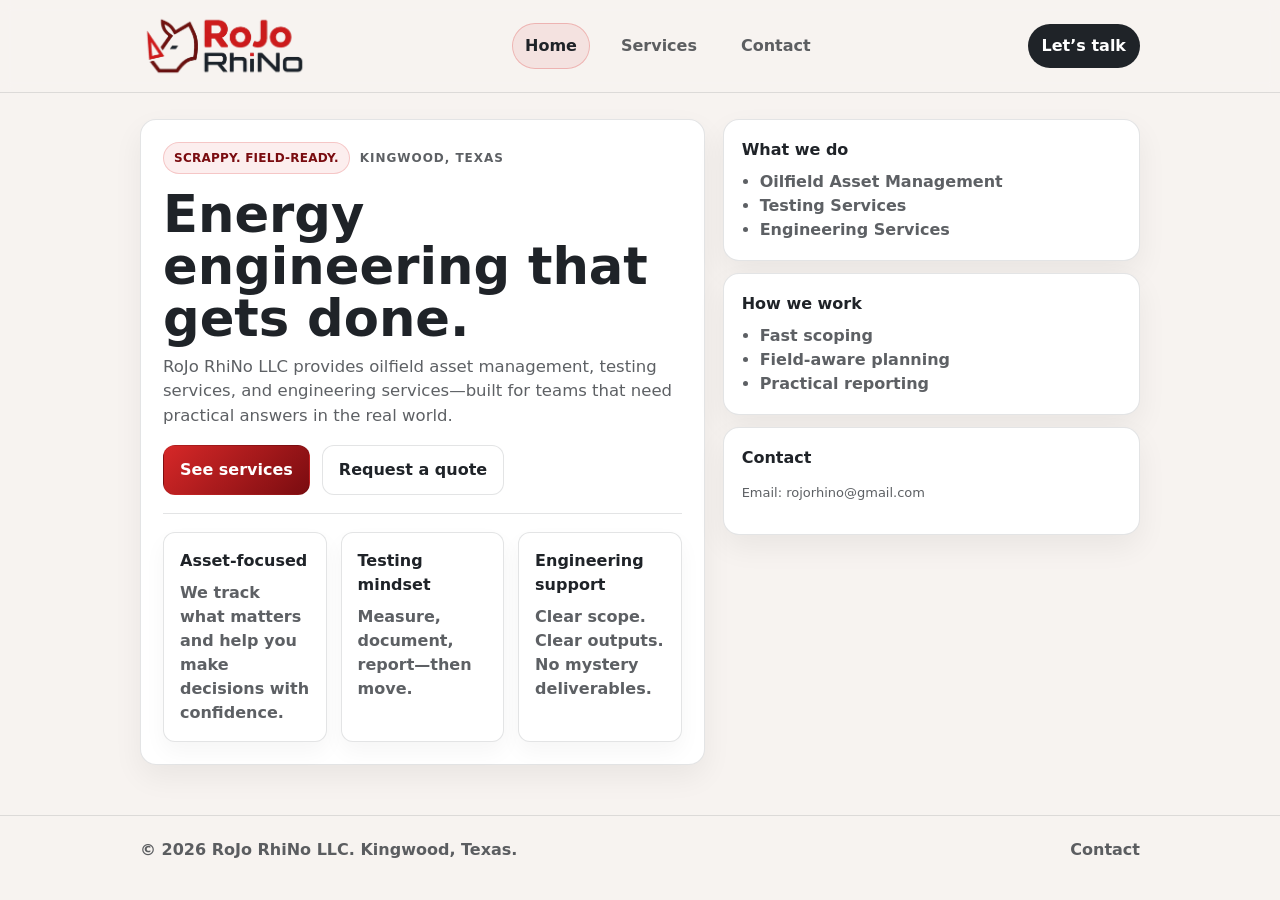
<file: index.html>
<!doctype html>
<html lang="en">
<head>
  <meta charset="utf-8" />
  <meta name="viewport" content="width=device-width, initial-scale=1" />
  <title>RoJo RhiNo LLC | Energy Services</title>
  <link rel="stylesheet" href="styles.css" />
</head>
<body>
  <header>
    <div class="container">
      <div class="navbar">
	<a class="brand" href="index.html" aria-label="RoJo RhiNo LLC Home">
	  <img src="RoJo_RhiNo_Logo.png" alt="RoJo RhiNo LLC" class="brand-logo" />
	</a>
<!--
        <a class="brand" href="index.html" aria-label="RoJo RhiNo LLC Home">
          <span class="logo-dot" aria-hidden="true"></span>
          <span>RoJo RhiNo LLC</span>
        </a>
-->
        <nav class="navlinks">
          <a href="index.html" class="active">Home</a>
          <a href="services.html">Services</a>
          <a href="contact.html">Contact</a>
        </nav>

        <a class="cta" href="contact.html">Let’s talk</a>
      </div>
    </div>
  </header>

  <main>
    <div class="container">
      <section class="hero">
        <div class="hero-card">
          <div class="kicker">
            <span class="pill">Scrappy. Field-ready.</span>
            <span>Kingwood, Texas</span>
          </div>

          <h1>Energy engineering that gets done.</h1>

          <p class="lead">
            RoJo RhiNo LLC provides oilfield asset management, testing services, and engineering services—built for teams
            that need practical answers in the real world.
          </p>

          <div class="btn-row">
            <a class="btn primary" href="services.html">See services</a>
            <a class="btn" href="contact.html">Request a quote</a>
          </div>

          <div class="hr"></div>

          <div class="grid-3">
            <div class="card">
              <h3>Asset-focused</h3>
              <p>We track what matters and help you make decisions with confidence.</p>
            </div>
            <div class="card">
              <h3>Testing mindset</h3>
              <p>Measure, document, report—then move.</p>
            </div>
            <div class="card">
              <h3>Engineering support</h3>
              <p>Clear scope. Clear outputs. No mystery deliverables.</p>
            </div>
          </div>
        </div>

        <aside class="aside">
          <div class="small-card">
            <h3>What we do</h3>
            <ul>
              <li>Oilfield Asset Management</li>
              <li>Testing Services</li>
              <li>Engineering Services</li>
            </ul>
          </div>

          <div class="small-card">
            <h3>How we work</h3>
            <ul>
              <li>Fast scoping</li>
              <li>Field-aware planning</li>
              <li>Practical reporting</li>
            </ul>
          </div>

          <div class="small-card">
            <h3>Contact</h3>
            <p class="notice">
              Email: <a href="mailto:rojorhino@gmail.com">rojorhino@gmail.com</a>
            </p>
          </div>
        </aside>
      </section>
    </div>
  </main>

  <footer>
    <div class="container">
      <div class="footer-row">
        <div>© <span id="year"></span> RoJo RhiNo LLC. Kingwood, Texas.</div>
        <div>
          <a href="contact.html">Contact</a>
        </div>
      </div>
    </div>
  </footer>

  <script>
    document.getElementById('year').textContent = new Date().getFullYear();
  </script>
</body>
</html>
</file>
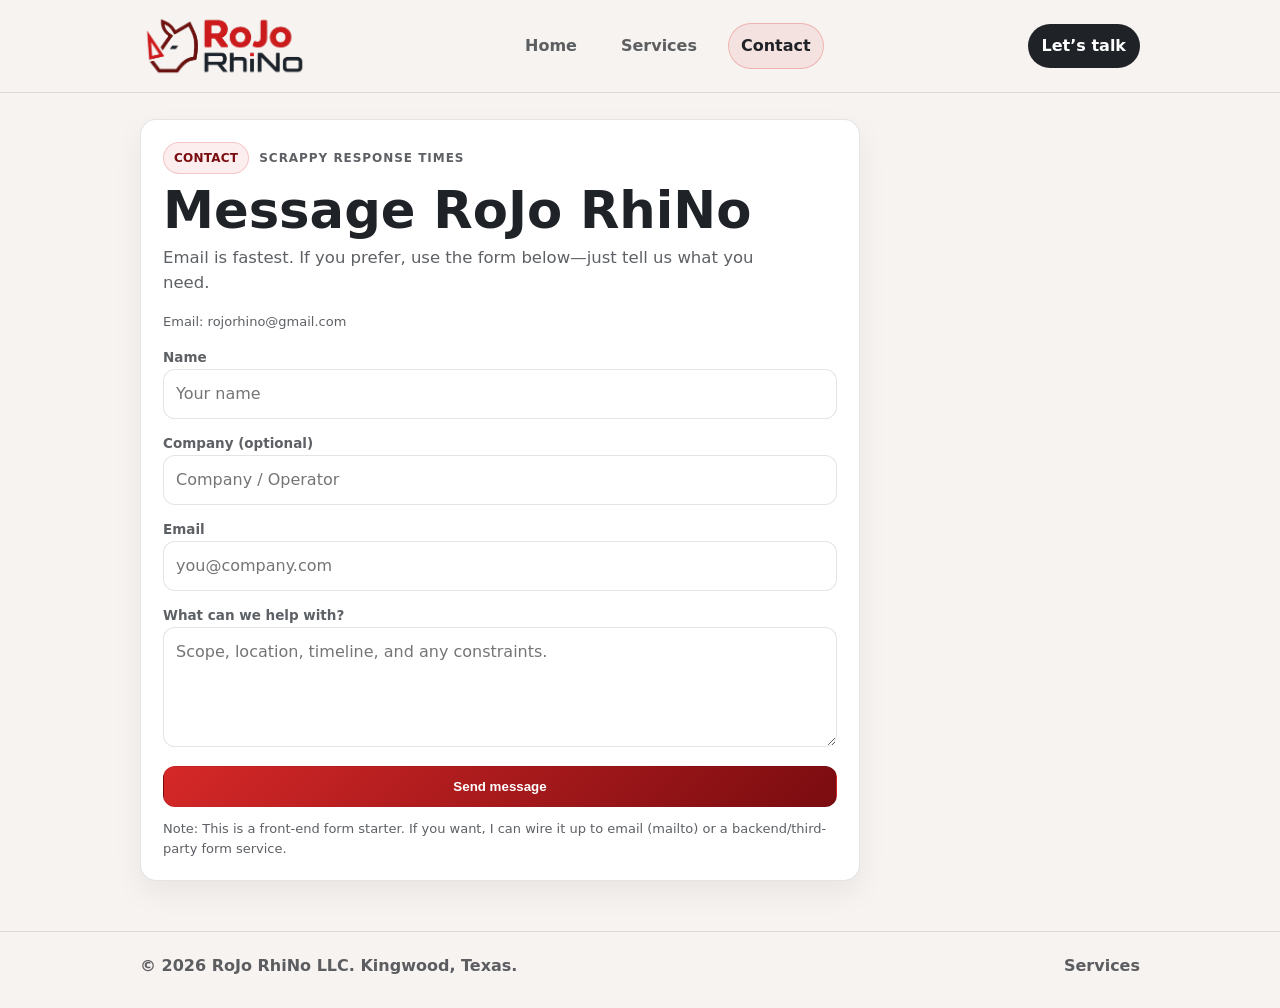
<file: contact.html>
<!doctype html>
<html lang="en">
<head>
  <meta charset="utf-8" />
  <meta name="viewport" content="width=device-width, initial-scale=1" />
  <title>Contact | RoJo RhiNo LLC</title>
  <link rel="stylesheet" href="styles.css" />
</head>
<body>
  <header>
    <div class="container">
      <div class="navbar">
	<a class="brand" href="index.html" aria-label="RoJo RhiNo LLC Home">
	  <img src="RoJo_RhiNo_Logo.png" alt="RoJo RhiNo LLC" class="brand-logo" />
	</a>
<!--
        <a class="brand" href="index.html" aria-label="RoJo RhiNo LLC Home">
          <span class="logo-dot" aria-hidden="true"></span>
          <span>RoJo RhiNo LLC</span>
        </a>
-->
        <nav class="navlinks">
          <a href="index.html">Home</a>
          <a href="services.html">Services</a>
          <a href="contact.html" class="active">Contact</a>
        </nav>

        <a class="cta" href="contact.html">Let’s talk</a>
      </div>
    </div>
  </header>

  <main>
    <div class="container">
      <div class="hero-card" style="max-width: 720px;">
        <div class="kicker">
          <span class="pill">Contact</span>
          <span>Scrappy response times</span>
        </div>

        <h1 style="margin-top:10px;">Message RoJo RhiNo</h1>
        <p class="lead">
          Email is fastest. If you prefer, use the form below—just tell us what you need.
        </p>

        <div class="notice" style="margin-bottom:14px;">
          Email: <a href="mailto:rojorhino@gmail.com">rojorhino@gmail.com</a>
        </div>

        <form action="#" method="post" onsubmit="return fakeSubmit(event)">
          <div>
            <label for="name">Name</label>
            <input id="name" name="name" type="text" required placeholder="Your name" />
          </div>

          <div>
            <label for="company">Company (optional)</label>
            <input id="company" name="company" type="text" placeholder="Company / Operator" />
          </div>

          <div>
            <label for="email">Email</label>
            <input id="email" name="email" type="email" required placeholder="you@company.com" />
          </div>

          <div>
            <label for="message">What can we help with?</label>
            <textarea id="message" name="message" required placeholder="Scope, location, timeline, and any constraints."></textarea>
          </div>

          <button class="btn primary" type="submit">Send message</button>

          <div class="notice">
            Note: This is a front-end form starter. If you want, I can wire it up to email (mailto) or a backend/third-party form service.
          </div>
        </form>
      </div>
    </div>
  </main>

  <footer>
    <div class="container">
      <div class="footer-row">
        <div>© <span id="year"></span> RoJo RhiNo LLC. Kingwood, Texas.</div>
        <div><a href="services.html">Services</a></div>
      </div>
    </div>
  </footer>

  <script>
    document.getElementById('year').textContent = new Date().getFullYear();

    function fakeSubmit(e){
      e.preventDefault();
      alert("Thanks! For now, please email rojorhino@gmail.com (or tell me how you want the form connected and I’ll wire it up).");
      return false;
    }
  </script>
</body>
</html>
</file>
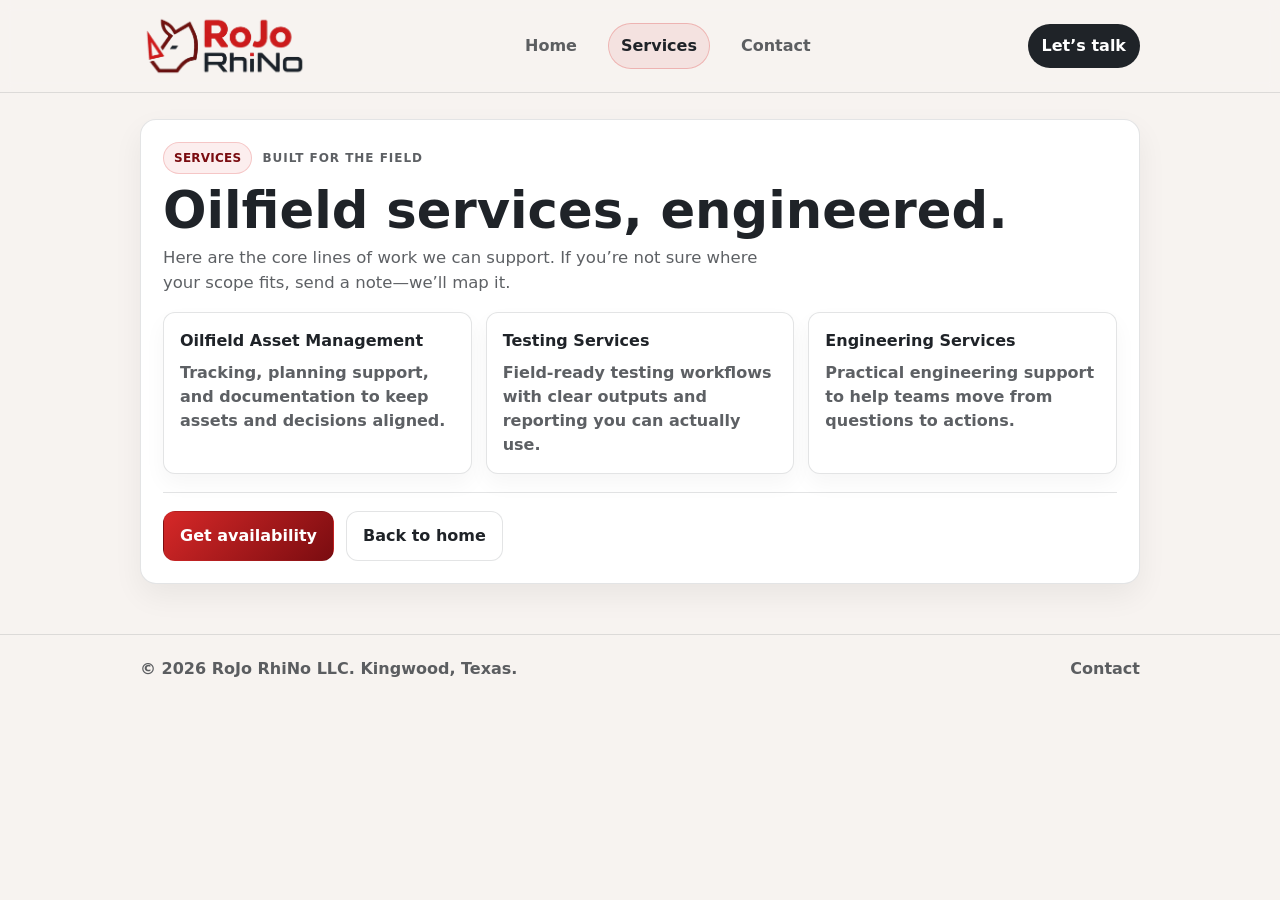
<file: services.html>
<!doctype html>
<html lang="en">
<head>
  <meta charset="utf-8" />
  <meta name="viewport" content="width=device-width, initial-scale=1" />
  <title>Services | RoJo RhiNo LLC</title>
  <link rel="stylesheet" href="styles.css" />
</head>
<body>
  <header>
    <div class="container">
      <div class="navbar">
	<a class="brand" href="index.html" aria-label="RoJo RhiNo LLC Home">
	  <img src="RoJo_RhiNo_Logo.png" alt="RoJo RhiNo LLC" class="brand-logo" />
	</a>
<!--
        <a class="brand" href="index.html" aria-label="RoJo RhiNo LLC Home">
          <span class="logo-dot" aria-hidden="true"></span>
          <span>RoJo RhiNo LLC</span>
        </a>
-->
        <nav class="navlinks">
          <a href="index.html">Home</a>
          <a href="services.html" class="active">Services</a>
          <a href="contact.html">Contact</a>
        </nav>

        <a class="cta" href="contact.html">Let’s talk</a>
      </div>
    </div>
  </header>

  <main>
    <div class="container">
      <div class="hero-card">
        <div class="kicker">
          <span class="pill">Services</span>
          <span>Built for the field</span>
        </div>

        <h1 style="margin-top:10px;">Oilfield services, engineered.</h1>
        <p class="lead">
          Here are the core lines of work we can support. If you’re not sure where your scope fits, send a note—we’ll map it.
        </p>

        <div class="grid-3" style="margin-top:16px;">
          <div class="card">
            <h3>Oilfield Asset Management</h3>
            <p>Tracking, planning support, and documentation to keep assets and decisions aligned.</p>
          </div>
          <div class="card">
            <h3>Testing Services</h3>
            <p>Field-ready testing workflows with clear outputs and reporting you can actually use.</p>
          </div>
          <div class="card">
            <h3>Engineering Services</h3>
            <p>Practical engineering support to help teams move from questions to actions.</p>
          </div>
        </div>

        <div class="hr"></div>

        <!--
		  <div class="notice">
          Tip: In your first iteration, keep scopes high-level on the public site, then add specifics once you’ve won a few projects and know what clients ask for most.
        </div>
		-->
		  
        <div class="btn-row" style="margin-top:14px;">
          <a class="btn primary" href="contact.html">Get availability</a>
          <a class="btn" href="index.html">Back to home</a>
        </div>
      </div>
    </div>
  </main>

  <footer>
    <div class="container">
      <div class="footer-row">
        <div>© <span id="year"></span> RoJo RhiNo LLC. Kingwood, Texas.</div>
        <div><a href="contact.html">Contact</a></div>
      </div>
    </div>
  </footer>

  <script>
    document.getElementById('year').textContent = new Date().getFullYear();
  </script>
</body>
</html>
</file>
<file: styles.css>
:root{
  --bg: #F7F3F0;
  --ink: #1F2328;
  --muted: rgba(31,35,40,.72);
  --card: #ffffff;
  --red: #D62828;
  --maroon: #7A0C10;
  --border: rgba(31,35,40,.12);
  --shadow: 0 12px 30px rgba(0,0,0,.06);
  --radius: 16px;
  --radius-sm: 12px;
  --max: 1040px;
}

*{ box-sizing: border-box; }
html, body{ height: 100%; }
body{
  margin: 0;
  font-family: ui-sans-serif, system-ui, -apple-system, Segoe UI, Roboto, Helvetica, Arial, "Apple Color Emoji","Segoe UI Emoji";
  color: var(--ink);
  background: var(--bg);
  line-height: 1.5;
}

a{ color: inherit; text-decoration: none; }
a:hover{ text-decoration: underline; }

.container{
  max-width: var(--max);
  margin: 0 auto;
  padding: 0 20px;
}

header{
  position: sticky;
  top: 0;
  z-index: 20;
  backdrop-filter: blur(6px);
  background: rgba(247,243,240,.75);
  border-bottom: 1px solid var(--border);
}

.navbar{
  display:flex;
  align-items:center;
  justify-content: space-between;
  padding: 14px 0;
  gap: 16px;
}

.brand{
  display:flex;
  align-items:center;
  gap: 12px;
  font-weight: 800;
  letter-spacing: .2px;
}

.brand-logo{
  height: 64px; /* adjust to taste */
  width: auto;
  display:block;
}

.logo-dot{
  width: 12px;
  height: 12px;
  border-radius: 999px;
  background: linear-gradient(135deg, var(--red), var(--maroon));
  box-shadow: 0 0 0 5px rgba(214,40,40,.12);
  flex: 0 0 auto;
}

.navlinks{
  display:flex;
  gap: 18px;
  align-items:center;
}

.navlinks a{
  padding: 10px 12px;
  border-radius: 999px;
  border: 1px solid transparent;
  color: var(--muted);
  font-weight: 650;
}

.navlinks a.active{
  color: var(--ink);
  background: rgba(214,40,40,.08);
  border-color: rgba(214,40,40,.25);
  text-decoration: none;
}

.cta{
  display:inline-flex;
  align-items:center;
  gap: 10px;
  padding: 10px 14px;
  border-radius: 999px;
  background: var(--ink);
  color: #fff;
  font-weight: 750;
}
.cta:hover{ text-decoration: none; opacity: .95; }

main{ padding: 26px 0 50px; }

.hero{
  display:grid;
  grid-template-columns: 1.15fr .85fr;
  gap: 18px;
  align-items: start;
}

@media (max-width: 860px){
  .hero{ grid-template-columns: 1fr; }
}

.hero-card{
  background: var(--card);
  border: 1px solid var(--border);
  box-shadow: var(--shadow);
  border-radius: var(--radius);
  padding: 22px;
}

.kicker{
  display:inline-flex;
  align-items:center;
  gap: 10px;
  color: var(--muted);
  font-weight: 700;
  text-transform: uppercase;
  letter-spacing: .08em;
  font-size: 12px;
}

.pill{
  display:inline-flex;
  align-items:center;
  padding: 6px 10px;
  border-radius: 999px;
  background: rgba(214,40,40,.08);
  border: 1px solid rgba(214,40,40,.20);
  color: var(--maroon);
  font-weight: 800;
  letter-spacing: .02em;
}

h1{
  margin: 14px 0 10px;
  font-size: clamp(32px, 4vw, 52px);
  line-height: 1.02;
}

.lead{
  color: var(--muted);
  font-size: 16.5px;
  margin: 0 0 16px;
  max-width: 60ch;
}

.btn-row{
  display:flex;
  flex-wrap: wrap;
  gap: 12px;
  margin-top: 12px;
}

.btn{
  display:inline-flex;
  align-items:center;
  justify-content:center;
  padding: 12px 16px;
  border-radius: 12px;
  font-weight: 800;
  border: 1px solid var(--border);
  background: #fff;
}

.btn.primary{
  background: linear-gradient(135deg, var(--red), var(--maroon));
  color: #fff;
  border-color: rgba(0,0,0,.05);
}

.btn:hover{ text-decoration: none; transform: translateY(-1px); transition: transform .15s ease; }

.aside{
  display:flex;
  flex-direction: column;
  gap: 12px;
}

.small-card{
  background: var(--card);
  border: 1px solid var(--border);
  border-radius: var(--radius);
  padding: 18px;
  box-shadow: var(--shadow);
}

.small-card h3{
  margin: 0 0 8px;
  font-size: 16px;
}

.small-card ul{
  margin: 0;
  padding-left: 18px;
  color: var(--muted);
  font-weight: 650;
}

.section-title{
  margin: 26px 0 10px;
  font-size: 18px;
}

.grid-3{
  display:grid;
  grid-template-columns: repeat(3, 1fr);
  gap: 14px;
}

@media (max-width: 980px){
  .grid-3{ grid-template-columns: 1fr; }
}

.card{
  background: var(--card);
  border: 1px solid var(--border);
  border-radius: var(--radius-sm);
  padding: 16px;
  box-shadow: 0 10px 22px rgba(0,0,0,.04);
}

.card h3{
  margin: 0 0 8px;
  font-size: 16px;
}

.card p{
  margin: 0;
  color: var(--muted);
  font-weight: 600;
}

footer{
  border-top: 1px solid var(--border);
  padding: 22px 0 30px;
  color: var(--muted);
  font-weight: 650;
}

.footer-row{
  display:flex;
  justify-content: space-between;
  gap: 14px;
  flex-wrap: wrap;
  align-items: center;
}

form{
  display:grid;
  gap: 12px;
}

label{
  font-weight: 750;
  color: var(--muted);
  font-size: 13.5px;
}

input, textarea{
  width: 100%;
  padding: 12px 12px;
  border-radius: 12px;
  border: 1px solid var(--border);
  background: #fff;
  font: inherit;
}

textarea{ min-height: 120px; resize: vertical; }

.notice{
  font-size: 13px;
  color: var(--muted);
}

.hr{
  height: 1px;
  background: var(--border);
  margin: 18px 0;
}
</file>
